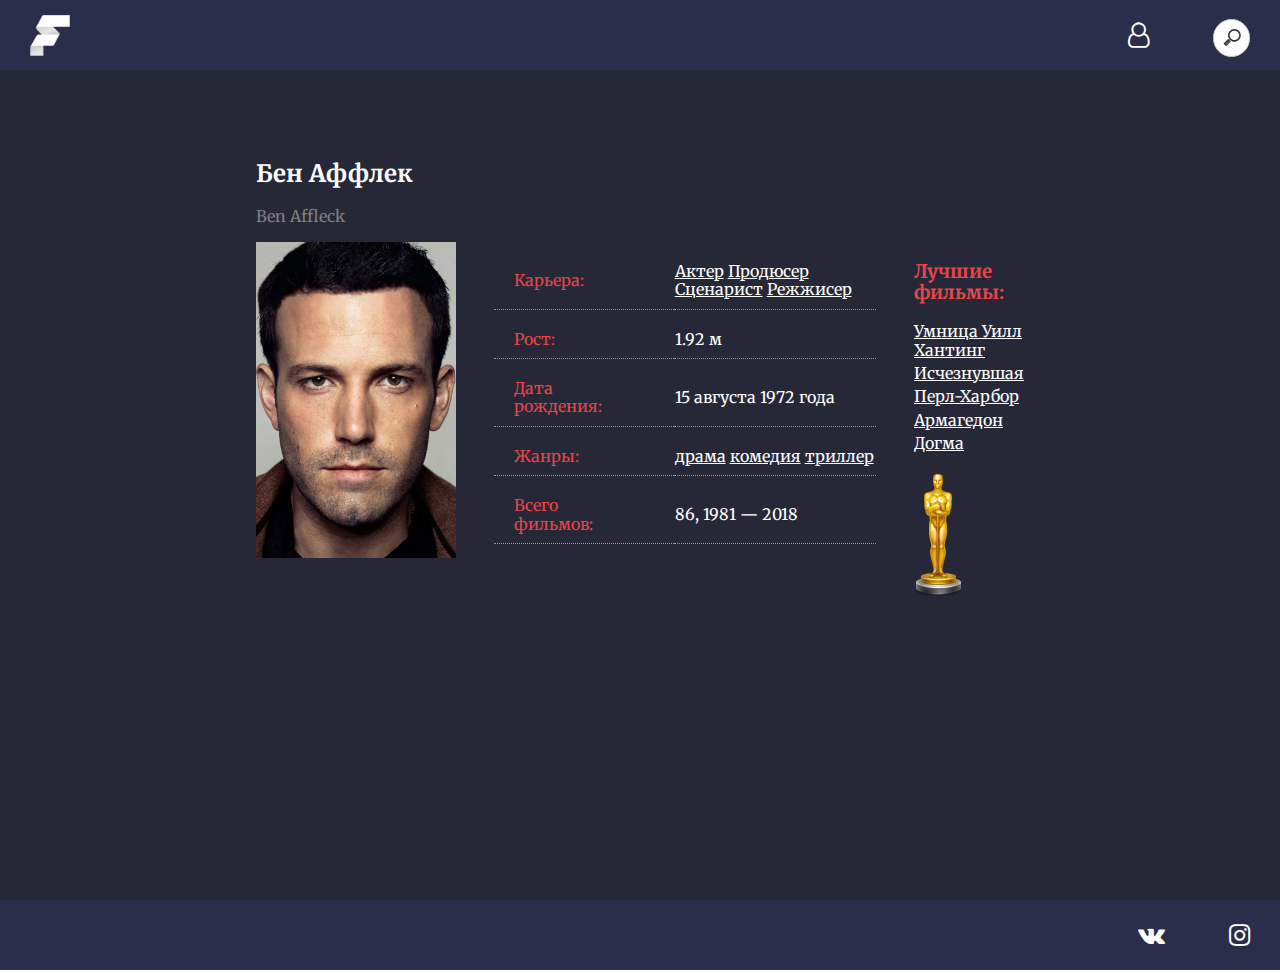
<file: actor.html>
<!DOCTYPE html>
<html lang="en">
<head>
    <meta charset="UTF-8">
    <title>Document</title>
    <link rel="stylesheet" href="css/styleactor.css">
    <link rel="stylesheet" href="css/normalize.css">
    <link rel="stylesheet" href="css/font-awesome.min.css">
    <link rel="stylesheet" href="css/search.css">
    <link href="https://fonts.googleapis.com/css?family=Merriweather" rel="stylesheet">
    <script src="js/mouseover.js"></script>
    <script src="js/triangelhidden.js"></script>
    <script src="js/redline.js"></script>
    <script src="js/nohide.js"></script>
</head>
<body>
    <div class="main">
        <div class="header">
            <div class="triangle-menu hidden" id = "triangle-menu"></div>
            <div class="menu hidden" id="menu">
                <ul>
                    <li><a href="index.html">Главная страница</a></li>
                    <li><a href="list.html">Список сериалов</a></li>
                    <li><a href="#">Личный кабинет</a></li>
                </ul>
            </div>
            <div class="headerleft">
                <div class="headerlogo">
                    <img src="img/logo.png" onclick="hiden()" alt="" id = "logo" onmouseover="reimg()" onmouseout="reimg2()">
                </div>
            </div>
            <div class="headerright" >
                <div class="headericon" onclick="nohide()">
                    <i class="fa fa-user-o" aria-hidden="true"></i>
                </div>
                <div class="searchicon">
                    <form id="demo-b">
                        <input type="search" placeholder="Искать">
                    </form>
                </div>
            </div>
        </div>


        <div class="content">
            <div class="overlay hidden" id = "modal">
                <div class="modal">
                    <div class="modal-content">
                        <button class="modal-btn">Войти</button>
                        <button class="modal-btn">Регистрация</button>
                        <div class="login">
                            <h3>Email</h3>
                            <input type="text" class ="login-input">
                            <h3>Пароль</h3>
                            <input type="password" class ="login-input">
                            <div class="col">
                                <a href="">Забыли пароль?</a>
                            </div>
                            <div class="col">
                                <button class="btn-sign">
                                    Войти
                                </button>
                            </div>
                        </div>
                    </div>
                </div>
            </div>

            <div class="c-name">
                <h2>Бен Аффлек</h2>
                <p>Ben Affleck</p>
            </div>

            <div class="c-line">
                <div class="c-photo">
                    <img src="img/afflek.jpg" alt="">
                </div>
                <div class="c-info">
                    <table class="t-info">
                        <tr>
                            <td> Карьера:</td>
                            <td>
                                <a href="#">Актер</a>
                                <a href="#"> Продюсер</a>
                                <a href="#"> Сценарист</a>
                                <a href="#"> Режжисер</a>
                            </td>
                        </tr>
                        <tr>
                            <td>Рост:</td>
                            <td>
                                <p>1.92 м</p>
                            </td>
                        </tr>
                        <tr>
                            <td>Дата рождения:</td>
                            <td>
                                <p>15 августа 1972 года</p>
                            </td>
                        </tr>
                        <tr>
                            <td>Жанры:</td>
                            <td>
                                <a href="#">драма</a>
                                <a href="#"> комедия</a>
                                <a href="#"> триллер</a>
                            </td>
                        </tr>
                          <tr>
                            <td>Всего фильмов:</td>
                            <td>
                                <p>86, 1981 — 2018</p>
                            </td>
                        </tr>
                    </table>
                </div>
                <div class="c-best">
                    <div class="ul-cardinats">
                        <h3>Лучшие фильмы:</h3>
                        <ul>
                            <li><a href="#">Умница Уилл Хантинг</a></li>
                            <li><a href="#">Исчезнувшая</a></li>
                            <li><a href="#">Перл-Харбор</a></li>
                            <li><a href="#">Армагедон</a></li>
                            <li><a href="#">Догма</a></li>
                        </ul>
                    </div>
                    <div class="oskar-cardinats">
                        <div class="oskar-img" onclick="oskarhiden()">
                            <img src="img/oscar.png" alt=""> 
                            <div class="triangle-oskar hidden" id = "triangle-oskar">
                            </div>
                        </div>
                        <div class="oskar hidden" id = "oskar">
                            <h2>Оскар</h2>
                            <p><a href="#">2013</a>«Операция «Арго»</p>
                            <p><a href="#">1998</a>«Умница Уилл Хантинг»</p>
                        </div>
                    </div>
                </div>
            </div>




            

                
        </div>


         <div class="footer">
            <div class="footerleft">
            </div>
            <div class="footerright">
                <div class="footericon">
                    <a href="https://vk.com/datguyvladik" target="_blank"><i class="fa fa-vk" aria-hidden="true"></i></a>
                </div>
                <div class="footericon">
                    <a href="https://www.instagram.com/vlad.erm/" target="_blank"><i class="fa fa-instagram" aria-hidden="true"></i></a>
                </div>
            </div>
        </div>
    </div>
</body>
</html>
</file>
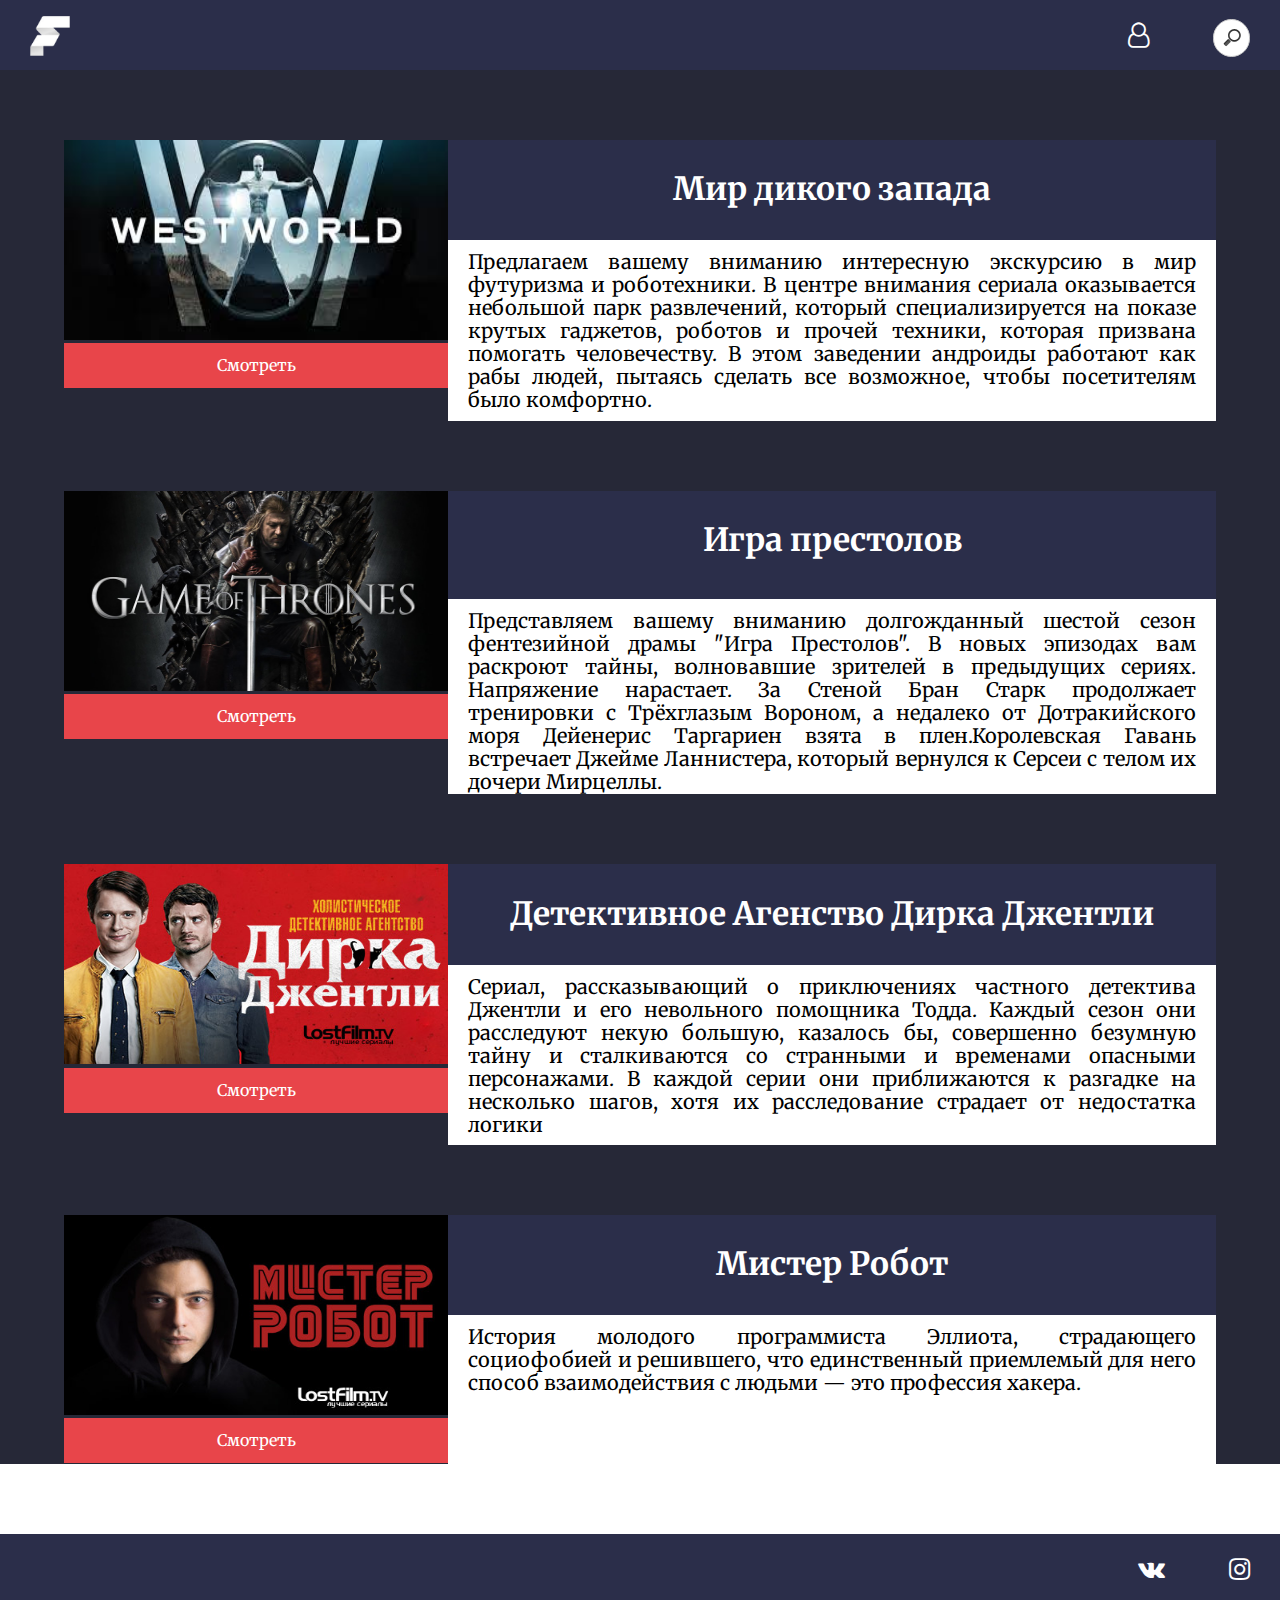
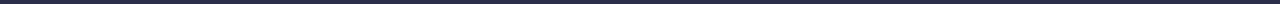
<file: list.html>
<!DOCTYPE html>
<html lang="en">
<head>
    <meta charset="UTF-8">
    <title>Document</title>
    <link rel="stylesheet" href="css/stylelist.css">
    <link rel="stylesheet" href="css/normalize.css">
    <link rel="stylesheet" href="css/font-awesome.min.css">
    <link rel="stylesheet" href="css/search.css">
    <link href="https://fonts.googleapis.com/css?family=Merriweather" rel="stylesheet">
    <script src="js/mouseover.js"></script>
    <script src="js/triangelhidden.js"></script>
    <script src="js/redline.js"></script>
    <script src="js/nohide.js"></script>
    <script src="js/showmore.js"></script>
</head>
<body>
    <div class="main">
        <div class="header">
             <div class="triangle-menu hidden" id = "triangle-menu"></div>
            <div class="menu hidden" id="menu">
                <ul>
                    <li><a href="index.html">Главная страница</a></li>
                    <li><a href="list.html">Список сериалов</a></li>
                    <li><a href="profile.html">Личный кабинет</a></li>
                </ul>
            </div>
            <div class="headerleft">
                <div class="headerlogo">
                    <img src="img/logo.png" onclick="hiden()" alt="" id = "logo" onmouseover="reimg()" onmouseout="reimg2()">
                </div>
            </div>
            <div class="headerright" >
                <div class="headericon" onclick="nohide()">
                    <i class="fa fa-user-o" aria-hidden="true"></i>
                </div>
                <div class="searchicon">
                    <form id="demo-b">
                        <input type="search" placeholder="Искать">
                    </form>
                </div>
            </div>
        </div>


        <div class="content">
            <div class="overlay hidden" id = "modal">
                <div class="modal">
                    <div class="modal-content">
                        <button class="modal-btn">Войти</button>
                        <button class="modal-btn">Регистрация</button>
                        <div class="login">
                            <h3>Email</h3>
                            <input type="text" class ="login-input">
                            <h3>Пароль</h3>
                            <input type="password" class ="login-input">
                            <div class="col">
                                <a href="">Забыли пароль?</a>
                            </div>
                            <div class="col">
                                <button class="btn-sign">
                                    Войти
                                </button>
                            </div>
                        </div>
                    </div>
                </div>
            </div>


            <div class="c-line">
                <div class="c-banner">
                    <img src="img/1.jpg" alt="">
                    <button class="btn"><a>Смотреть</a></button>
                </div>
                <div class="c-about">
                    <div class="c-name">
                        <h1>Мир дикого запада</h1>
                    </div>
                    <div class="c-description" onmouseover="showmore()" onmouseout="showless()">
                        <p>
                            Предлагаем вашему вниманию интересную экскурсию в мир футуризма и роботехники. В центре внимания сериала оказывается небольшой парк развлечений, который специализируется на показе крутых гаджетов, роботов и прочей техники, которая призвана помогать человечеству. В этом заведении андроиды работают как рабы людей, пытаясь сделать все возможное, чтобы посетителям было комфортно.  
                        </p>
                        <div class="more-c-description" id = "more-c-description">
                            <p>
                                Однако однажды в их программе случается серьезный сбой, который делает из механических существ настоящих опасных убийц, способных навести хаос на всей планете. Что же теперь делать? Неужели начинается апокалипсис?
                            </p>
                        </div>
                    </div>
                </div>
            </div>

            <div class="c-line">
                <div class="c-banner">
                    <img src="img/4.jpg" alt="">
                    <button class="btn"><a>Смотреть</a></button>
                </div>
                <div class="c-about">
                        <div class="c-name">
                            <h1>Игра престолов</h1>
                        </div>
                        <div class="c-description">
                            <p>
                                Представляем вашему вниманию долгожданный шестой сезон фентезийной драмы "Игра Престолов". В новых эпизодах вам раскроют тайны, волновавшие зрителей в предыдущих сериях. Напряжение нарастает. За Стеной Бран Старк продолжает тренировки с Трёхглазым Вороном, а недалеко от Дотракийского моря Дейенерис Таргариен взята в плен.Королевская Гавань встречает Джейме Ланнистера, который вернулся к Серсеи с телом их дочери Мирцеллы.
                            </p>
                        </div>
                </div>
            </div>

                <div class="c-line">
                    <div class="c-banner">
                        <img src="img/3.jpeg" alt="">
                        <button class="btn"><a>Смотреть</a></button>
                    </div>
                    <div class="c-about">
                        <div class="c-name">
                            <h1>Детективное Агенство Дирка Джентли</h1>
                        </div>
                        <div class="c-description">
                            <p>
                                Сериал, рассказывающий о приключениях частного детектива Джентли и его невольного помощника Тодда. Каждый
                                сезон они расследуют некую большую, казалось бы, совершенно безумную тайну и сталкиваются со странными
                                и временами опасными персонажами. В каждой серии они приближаются к разгадке на несколько шагов, хотя
                                их расследование страдает от недостатка логики
                            </p>
                        </div>
                    </div>
                </div>


                 <div class="c-line">
                    <div class="c-banner">
                        <img src="img/2.jpeg" alt="">
                        <button class="btn"><a>Смотреть</a></button>
                    </div>
                    <div class="c-about">
                        <div class="c-name">
                            <h1>Мистер Робот</h1>
                        </div>
                        <div class="c-description">
                            <p>
                                История молодого программиста Эллиота, страдающего социофобией и решившего, что единственный приемлемый для
                                него способ взаимодействия с людьми — это профессия хакера.
                            </p>
                        </div>
                    </div>
                </div>
        


            </div>



            



           


            

                
        </div>


         <div class="footer">
            <div class="footerleft">
            </div>
            <div class="footerright">
                <div class="footericon">
                    <a href="https://vk.com/datguyvladik" target="_blank"><i class="fa fa-vk" aria-hidden="true"></i></a>
                </div>
                <div class="footericon">
                    <a href="https://www.instagram.com/vlad.erm/" target="_blank"><i class="fa fa-instagram" aria-hidden="true"></i></a>
                </div>
            </div>
        </div>
    </div>
</body>
</html>
</file>
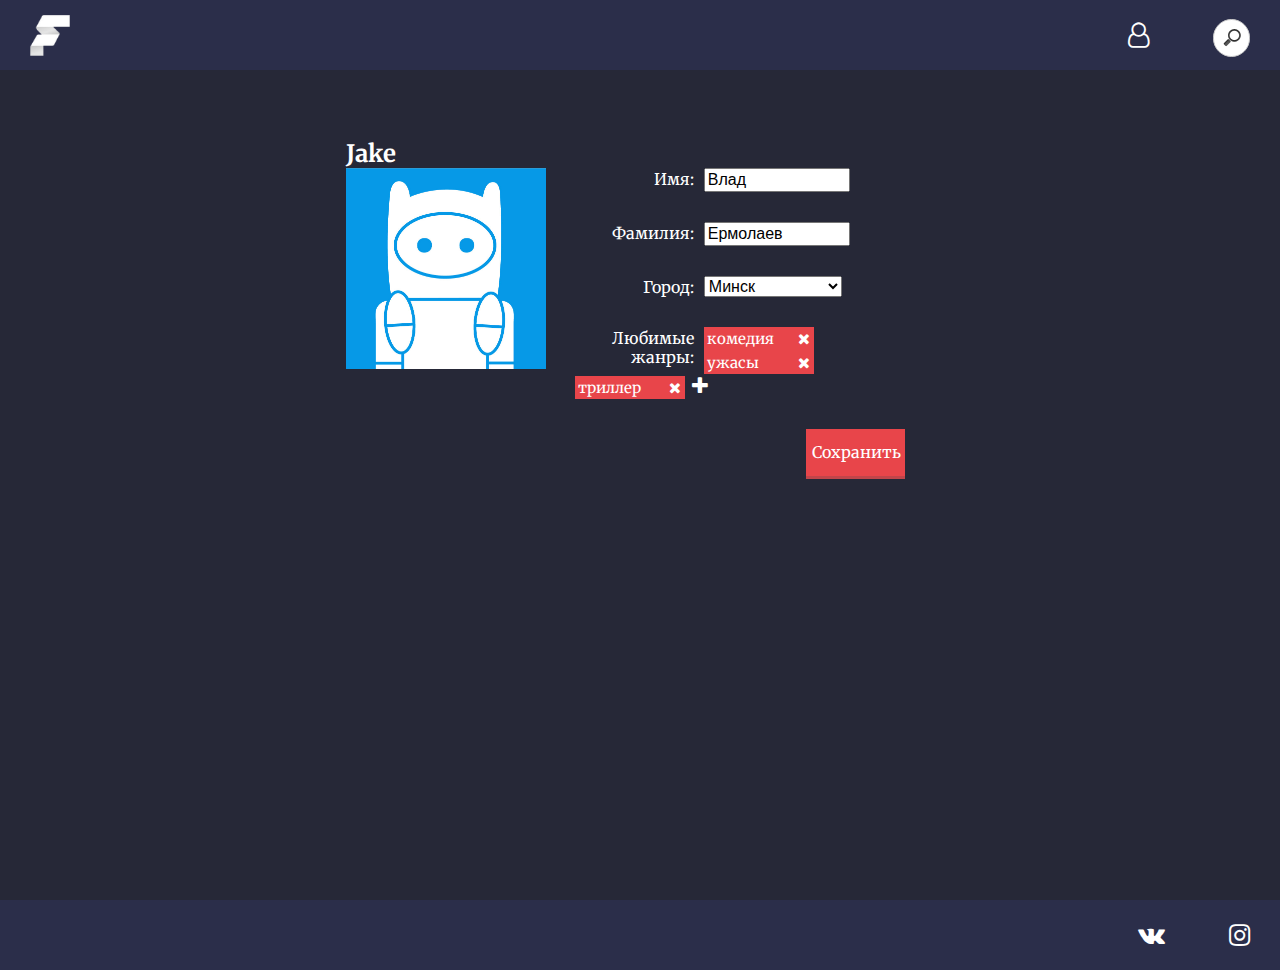
<file: profile.html>
<!DOCTYPE html>
<html lang="en">
<head>
    <meta charset="UTF-8">
    <title>Document</title>
    <link rel="stylesheet" href="css/styleprofile.css">
    <link rel="stylesheet" href="css/normalize.css">
    <link rel="stylesheet" href="css/font-awesome.min.css">
    <link rel="stylesheet" href="css/search.css">
    <link href="https://fonts.googleapis.com/css?family=Merriweather" rel="stylesheet">
    <script src="js/mouseover.js"></script>
    <script src="js/triangelhidden.js"></script>
    <script src="js/redline.js"></script>
    <script src="js/nohide.js"></script>
    <script src="js/filedialog.js"></script>
</head>
<body>
    <div class="main">
        <div class="header">
            <div class="triangle-menu hidden" id = "triangle-menu"></div>
            <div class="menu hidden" id="menu">
                <ul>
                    <li><a href="index.html">Главная страница</a></li>
                    <li><a href="list.html">Список сериалов</a></li>
                    <li><a href="#">Личный кабинет</a></li>
                </ul>
            </div>
            <div class="headerleft">
                <div class="headerlogo">
                    <img src="img/logo.png" onclick="hiden()" alt="" id = "logo" onmouseover="reimg()" onmouseout="reimg2()">
                </div>
            </div>
            <div class="headerright" >
                <div class="headericon" onclick="nohide()">
                    <i class="fa fa-user-o" aria-hidden="true"></i>
                </div>
                <div class="searchicon">
                    <form id="demo-b">
                        <input type="search" placeholder="Искать">
                    </form>
                </div>
            </div>
        </div>


        <div class="content">
            <div class="overlay hidden" id = "modal">
                <div class="modal">
                    <div class="modal-content">
                        <button class="modal-btn">Войти</button>
                        <button class="modal-btn">Регистрация</button>
                        <div class="login">
                            <h3>Email</h3>
                            <input type="text" class ="login-input">
                            <h3>Пароль</h3>
                            <input type="password" class ="login-input">
                            <div class="col">
                                <a href="">Забыли пароль?</a>
                            </div>
                            <div class="col">
                                <button class="btn-sign">
                                    Войти
                                </button>
                            </div>
                        </div>
                    </div>
                </div>
            </div>

            <div class="c-name" onmouseover="showchangename()" onmouseout="hidechangename()">
                <h2>Jake</h2>
                <div class="change-name">
                    <div class="i-changename" id = "change-name">
                        <sup>[изменить nickname]</sup>
                    </div>
                </div>
            </div>

            <div class="c-line">
                <div class="c-photo" onmouseover="showchangephoto()" onmouseout="hidechangephoto()">
                    <img src="img/av2.jpg" alt="">
                    <div class="change-photo" id="change-photo">
                        <i class="fa fa-camera" aria-hidden="true" onclick="openFileDialog('file')"><input type="file" id = "file"></i>
                    </div>
                </div>
                <div class="c-info">
                    <div class="c-row">
                        <div class="c-label">
                            Имя:
                        </div>
                        <div class="c-input">
                            <input type="text" value="Влад">
                        </div>
                    </div>

                    <div class="c-row">
                        <div class="c-label">
                            Фамилия:
                        </div>
                        <div class="c-input">
                            <input type="text" value="Ермолаев">
                        </div>
                    </div>

                    <div class="c-row">
                        <div class="c-label">
                            Город:
                        </div>
                        <div class="c-input">
                            <select name="" id="">
                                <option value="Минск">Минск</option>
                                <option value="Москва">Москва</option>
                                <option value="Санкт-Петербург">Санкт-Петербург</option>
                            </select>
                        </div>
                    </div>

                    <div class="c-row">
                        <div class="c-label">
                            Любимые жанры:
                        </div>
                        <div class="c-input">
                           <div class="genre">
                               <p>комедия</p>
                               <i class="fa fa-times" aria-hidden="true"></i>
                           </div>

                           <div class="genre">
                               <p>ужасы</p>
                               <i class="fa fa-times" aria-hidden="true"></i>
                           </div>
                           <div class="genre">
                               <p>триллер</p>
                               <i class="fa fa-times" aria-hidden="true"></i>
                           </div>
                           <div class="c-add">
                                <i class="fa fa-plus" aria-hidden="true"></i>
                           </div>
                        </div>
                    </div>

                    <div class="c-btn">
                        <button class="btn-content"><a href="">Сохранить</a></button>
                    </div>



                </div>
                    
            </div>




            

                
        </div>


         <div class="footer">
            <div class="footerleft">
            </div>
            <div class="footerright">
                <div class="footericon">
                    <a href="https://vk.com/datguyvladik" target="_blank"><i class="fa fa-vk" aria-hidden="true"></i></a>
                </div>
                <div class="footericon">
                    <a href="https://www.instagram.com/vlad.erm/" target="_blank"><i class="fa fa-instagram" aria-hidden="true"></i></a>
                </div>
            </div>
        </div>
    </div>
</body>
</html>
</file>
<file: css/styleactor.css>
.main{
    height: 100%;
    background-color: #262837;
}

*{
    font-family: 'Merriweather', serif;
}

.header{
    display: flex;
    width: 100%;
    background-color: #2b2e4a;
    height: 70px;
    line-height: 70px;
    position: relative;
    z-index: 4;
}

.headerlogo img:hover{
    cursor: pointer;
}

.searchicon{
    display: inline-block;
    padding: 0 30px;
}

.headericon{
    text-align: center;
    padding: 0 30px;
    color: white;
    font-size: 25px;
    display: inline-block;
    transition: 0.3s;
}

.headericon i{
    cursor: pointer;
}
.headerleft{
    flex: 1 1 ;
}

.headerright{
    flex: 2 1 ;
    text-align: right;
}

.headericon:hover{
    color:#e8454a;
}
.headerlogo img{
    width: 100%;
}

.headerlogo{
    width: 40px;
    height: 40px;
    padding: 15px 30px;
}
















.content{
    min-height: calc(100vh - 70px);
    background-color: #262837;
    width: 100%;
    
}




.triangle{
    position: absolute;
    bottom: 0px;
    border-bottom:20px solid #fff;
    border-left:20px solid transparent;
    border-right:20px solid transparent;
    margin-left: 20px;
}




.c-name{
    padding: 70px 0 0 0;
    margin: 0 20%;
}

.c-name h2{
    color: #fff;
}

.c-name p{
    color: grey;
}

.c-line{
    display: flex;
    margin: 0 20%;
}

.c-photo{
    flex: 1 1 200px;
    min-width: 200px;
    max-width: 200px;
}

.c-photo img{
    width: 100%;
}

.c-info{
    margin: 0 5%;
}
.t-info{
    border-collapse: collapse;
}

.t-info p {
    padding: 0;
    margin: 0;
    color: #fff;
}

.t-info tr{
    border-bottom: 1px dotted #999;
}

.t-info td{
    padding-bottom: 10px;
    padding-top: 20px;
}

.t-info td:first-child{
    color: #e8454a;
    padding-left: 20px;
    padding-right: 50px;
}


.t-info a {
    text-decoration: underline;
}

.t-info a:hover{
    color:#e8454a
}

.c-best{
    flex: 1 1;
    position: relative;
}

.c-best ul{
    list-style: none;
    padding: 0;
}

.c-best ul li{
    padding-bottom: 5px;
}

.c-best h3{
    color: #e8454a;
}

.c-best ul li a{
    text-decoration: underline;
}

.oskar{
    border: 1px solid #fff;
    color: #000;
    width: 350px;
    background-color: #fff
}

.oskar h2{
    color: #e8454a;
    padding: 15px;
    margin: 0;
}

.oskar a{
    padding-left: 15px;
    padding-right: 30px;
    text-decoration: underline;
    color: #000;
}

.oskar-img{
    position: relative;
    cursor: pointer;
}
.triangle-oskar{
    position: absolute;
    bottom: 0px;
    border-bottom:10px solid #fff;
    border-left:10px solid transparent;
    border-right:10px solid transparent;
    margin-left: 14px;
}


























.footer{
    display: flex;
    width: 100%;
    background-color: #2b2e4a;
    height: 70px;
    line-height: 70px;
    position: relative;
    z-index: 4;
}

.footerleft{
    flex: 2 1 ;
}

.footerright{
    flex: 1 2 ;
    text-align: right;
}

.footericon{
    text-align: center;
    padding: 0 30px;
    color: white;
    font-size: 25px;
    display: inline-block;
    transition: 0.3s;
}
.footericon:hover{
    color:#e8454a;
}

a{
    text-decoration: none;
    color: white;
    transition: 0.3s;
}

.footericon a:hover{
    color:#e8454a;
}

.triangle-menu{
    border-bottom: 20px solid #fff;
    border-left: 20px solid transparent;
    border-right: 20px solid transparent;
    position: absolute;
    top:50px;
    left: 16px;
    transition: 0.3s;
}

.menu{
    position: absolute;
    background-color: #fff;
    padding: 10px 30px;
    top:70px;
    transition: 0.3s;
    
}
.menu ul{
    list-style: none;
    margin: 0;
    padding: 0;
}
.menu li{
    margin: 10px 0;
}

.menu li a{
    color:black; 
    font-family: 'Merriweather', serif;
    transition: 0.3s;
}

.menu li a:hover{
    color:#e8454a;
    text-decoration: underline;
}



.overlay {
    position: fixed;
    top: 0;
    left: 0;
    background: rgba(0, 0, 0, 0.65);
    display: block;
    width: 100%;
    height: 100%;
    overflow: auto;
    z-index: 3;
}

.modal { 
    position: absolute; 
    top:50%; 
    left: 50%; 
    display: inline-block; 
    background: #fff; 
    color:#2b2e4a ; 
    text-align: left; 
    width: 500px;
    height: 425px;
    margin-left: -250px;
    margin-top: -212.5px; 
    z-index: 3;
}

.modal-btn{
    background-color: #bbb;
    border: none;
    width: 50%;
    float: left;
    height: 60px;
    color: #fff;
    cursor: pointer;
}

.login h3{
    margin: 0;
    padding: 20px;
    clear: both;
}

.login-input{
    height: 30px;
    color: #bbb;
    width: 80%;
    transition: 0.3;
    border: none;
    border-bottom: 3px solid #e8454a;
    padding: 5px 10px 15px 10px;
    margin-bottom: 30px;
    margin-left: 8%;
    outline: none;
    font-size: 30px;
}

.col{
    width: 50%;
    float:left;
    text-align: center;
    line-height: 50px;
}

.btn-sign{
    height: 50px;
    background-color: #e8454a;
    width: 90%;
    border: none;
    color: #fff;
    cursor: pointer;
    outline: none;
    border-bottom: 3px solid #c1454a;
}

.modal a{
    text-decoration: none;
    color: #e8454a;
}

.btn-sign:active{
    border-bottom: none;
    margin-top: 3px;
}

.btn-sign:hover{
    outline: none;
    color: #2b2e4a;
}

.modal-content .modal-btn:nth-child(1){
    background-color: #fff;
    color:#c1454a;
}

.hidden{
    display: none;
}

.content{
    position: relative;
    z-index: 3;
}

@media(min-width:0) and (max-width:1024px){
    .c-line{
        flex-direction: column;
        margin-bottom: 70px;
    }

    .c-name{
        text-align: center;
    }
    
    .c-photo{
        margin: auto;
    }

    .c-best{
        margin-left: 20px;
    }

    .ul-cardinats{
        float: left;
    }

    .oskar-cardinats{
        float: right;
        margin-top:60px;
    }

}
</file>
<file: css/search.css>
/* Сброс стилей для поля ввода в браузерах webkit */
input {
    outline: none;
}
input[type=search] {
    -webkit-appearance: textfield;
    -webkit-box-sizing: content-box;
    font-family: inherit;
    font-size: 100%;
}
input::-webkit-search-decoration,
input::-webkit-search-cancel-button {
    display: none; /* Удаляем иконку поиска и сброса */
}

/* Поле ввода строки поиска */
input[type=search] {
    background: #fff url(../img/search-icon.png) no-repeat 9px center;
    border: solid 1px #ccc;
    padding: 9px 10px 9px 32px;
    width: 55px;
    
    -webkit-border-radius: 10em;
    -moz-border-radius: 10em;
    border-radius: 10em;
    
    -webkit-transition: all .5s;
    -moz-transition: all .5s;
    transition: all .5s;
}
input[type=search]:focus {
    width: 130px;
    background-color: #fff;
    border-color: #6dcff6;
    
    -webkit-box-shadow: 0 0 5px rgba(109,207,246,.5);
    -moz-box-shadow: 0 0 5px rgba(109,207,246,.5);
    box-shadow: 0 0 5px rgba(109,207,246,.5);
}

/* Заполнитель */
input:-moz-placeholder {
    color: #999;
}
input::-webkit-input-placeholder {
    color: #999;
}

/* Демо B */
#demo-b input[type=search] {
    width: 15px;
    padding-left: 10px;
    color: transparent;
    cursor: pointer;

}
#demo-b input[type=search]:hover {
    background-color: #fff;
}
#demo-b input[type=search]:focus {
    width: 100px;
    padding-left: 32px;
    color: #000;
    background-color: #fff;
    cursor: auto;
}
#demo-b{
    text-align: right;
}
#demo-b input:-moz-placeholder {
    color: transparent;
}
#demo-b input::-webkit-input-placeholder {
    color: transparent;
}
</file>
<file: css/stylelist.css>
.main{
    height: 100%;
    background-color: #262837;
}

*{
    font-family: 'Merriweather', serif;
}

.header{
    display: flex;
    width: 100%;
    background-color: #2b2e4a;
    height: 70px;
    line-height: 70px;
    position: relative;
    z-index: 4;
}

.headerlogo img:hover{
    cursor: pointer;
}

.searchicon{
    display: inline-block;
    padding: 0 30px;
}

.headericon{
    text-align: center;
    padding: 0 30px;
    color: white;
    font-size: 25px;
    display: inline-block;
    transition: 0.3s;
}

.headericon i{
    cursor: pointer;
}
.headerleft{
    flex: 1 1 ;
}

.headerright{
    flex: 2 1 ;
    text-align: right;
}

.headericon:hover{
    color:#e8454a;
}
.headerlogo img{
    width: 100%;
    height: 100%;
}

.headerlogo{
    width: 40px;
    height: 40px;
    padding: 15px 30px;
}
















.content{
    min-height: calc(100vh - 70px);
    background-color: #262837;
    width: 100%;
    
}


.c-line{
    display: flex;
    width: 90%;
    height: 90%;
    margin: auto;
    margin-top: 70px;
    margin-bottom: 70px;
    color: #000;
}

.c-banner{
    flex: 1 2;
    height: 200px;
    padding-bottom: 45px;
  
}

.c-banner img{
    width: 100%;
    height: 100%;

}
.c-about{
    flex: 2 1;
    text-align: center;
    display: flex;
    flex-direction: column;
    background-color: #fff;
}

.c-name{
    background-color: #2b2e4a;
    flex: 1 2;
    padding: 10px 0;
    color: #fff;
}

.c-description{
    padding: 10px 0;
    flex: 2 2;
    min-height: 129px
}


.c-description p{
    text-align: justify;
    padding: 0 20px;
    margin: 0;
    font-size: 20px;
}


.more-c-description{
    display: none;
}



.more-c-description p{
    text-align: justify;
    padding: 0 20px;
    margin: 0;
}

.btn{
    width: 100%;
    outline: none;
    background-color:#e8454a;
    text-align: center;
    color: #FFF;
    border: none;
    height: 45px;
}



.triangle{
    position: absolute;
    bottom: 0px;
    border-bottom:20px solid #fff;
    border-left:20px solid transparent;
    border-right:20px solid transparent;
    margin-left: 20px;
}


.content button.btn:active{
    border-bottom: none;
    margin-top: 3px;
}

.content button.btn a:hover{
    outline: none;
    color: #2b2e4a;
}























.footer{
    display: flex;
    width: 100%;
    background-color: #2b2e4a;
    height: 70px;
    line-height: 70px;
    position: relative;
    z-index: 4;
}

.footerleft{
    flex: 2 1 ;
}

.footerright{
    flex: 1 2 ;
    text-align: right;
}

.footericon{
    text-align: center;
    padding: 0 30px;
    color: white;
    font-size: 25px;
    display: inline-block;
    transition: 0.3s;
}
.footericon:hover{
    color:#e8454a;
}

a{
    text-decoration: none;
    color: white;
    transition: 0.3s;
}

.footericon a:hover{
    color:#e8454a;
}

.triangle-menu{
    border-bottom: 20px solid #fff;
    border-left: 20px solid transparent;
    border-right: 20px solid transparent;
    position: absolute;
    top:50px;
    left: 16px;
    transition: 0.3s;
}

.menu{
    position: absolute;
    background-color: #fff;
    padding: 10px 30px;
    top:70px;
    transition: 0.3s;
    
}
.menu ul{
    list-style: none;
    margin: 0;
    padding: 0;
}
.menu li{
    margin: 10px 0;
}

.menu li a{
    color:black; 
    transition: 0.3s;
}

.menu li a:hover{
    color:#e8454a;
    text-decoration: underline;
}



.overlay {
    position: fixed;
    top: 0;
    left: 0;
    background: rgba(0, 0, 0, 0.65);
    display: block;
    width: 100%;
    height: 100%;
    overflow: auto;
    z-index: 3;
}

.modal { 
    position: absolute; 
    top:50%; 
    left: 50%; 
    display: inline-block; 
    background: #fff; 
    color:#2b2e4a ; 
    text-align: left; 
    width: 500px;
    height: 425px;
    margin-left: -250px;
    margin-top: -212.5px; 
    z-index: 3;
}

.modal-btn{
    background-color: #bbb;
    border: none;
    width: 50%;
    float: left;
    height: 60px;
    color: #fff;
    cursor: pointer;
}

.login h3{
    margin: 0;
    padding: 20px;
    clear: both;
}

.login-input{
    height: 30px;
    color: #bbb;
    width: 80%;
    transition: 0.3;
    border: none;
    border-bottom: 3px solid #e8454a;
    padding: 5px 10px 15px 10px;
    margin-bottom: 30px;
    margin-left: 8%;
    outline: none;
    font-size: 30px;
}

.col{
    width: 50%;
    float:left;
    text-align: center;
    line-height: 50px;
}

.btn-sign{
    height: 50px;
    background-color: #e8454a;
    width: 90%;
    border: none;
    color: #fff;
    cursor: pointer;
    outline: none;
    border-bottom: 3px solid #c1454a;
}

.modal a{
    text-decoration: none;
    color: #e8454a;
}

.btn-sign:active{
    border-bottom: none;
    margin-top: 3px;
}

.btn-sign:hover{
    outline: none;
    color: #2b2e4a;
}

.modal-content .modal-btn:nth-child(1){
    background-color: #fff;
    color:#c1454a;
}

.hidden{
    display: none;
}

.content{
    position: relative;
    z-index: 3;
}

@media(min-width:0) and (max-width:1024px){
    .c-line{
        flex-direction: column;
    }

    .c-banner{
        order: 2;
    }
}
</file>
<file: css/styleprofile.css>
.main{
    height: 100%;
    background-color: #262837;
    cursor: default;
}

*{
    font-family: 'Merriweather', serif;
}

.header{
    display: flex;
    width: 100%;
    background-color: #2b2e4a;
    height: 70px;
    line-height: 70px;
    position: relative;
    z-index: 4;
}

.headerlogo img:hover{
    cursor: pointer;
}

.searchicon{
    display: inline-block;
    padding: 0 30px;
}

.headericon{
    text-align: center;
    padding: 0 30px;
    color: white;
    font-size: 25px;
    display: inline-block;
    transition: 0.3s;
}

.headericon i{
    cursor: pointer;
}
.headerleft{
    flex: 1 1 ;
}

.headerright{
    flex: 2 1 ;
    text-align: right;
}

.headericon:hover{
    color:#e8454a;
}
.headerlogo img{
    width: 100%;
}

.headerlogo{
    width: 40px;
    height: 40px;
    padding: 15px 30px;
}
















.content{
    min-height: calc(100vh - 70px);
    background-color: #262837;
    width: 100%;
    
}




.triangle{
    position: absolute;
    bottom: 0px;
    border-bottom:20px solid #fff;
    border-left:20px solid transparent;
    border-right:20px solid transparent;
    margin-left: 20px;
}




.c-name{
    padding: 70px 0 0 0;
    margin: 0 27%;
}

.c-name h2{
    color: #fff;
    cursor: default;
    display: inline;
}

.c-name p{
    color: grey;
}


.c-line{
    display: flex;
    margin: 0 27%;
}

.c-photo{
    flex: 1 1 200px;
    min-width: 200px;
    max-width: 200px;
    max-height: 201px;
    position: relative;
}

.change-photo{
    position: absolute;
    bottom: 10px;
    font-size: 30px;
    left: 84px;
    display: none;
}


.change-name{
    font-size: 15px;
    display: inline-block;
    cursor: pointer;
    color: #fff;
}


.i-changename{
    display: none;
}
.i-changename sup{
    top:-1.5em;

}

.change-name:hover{
    color: #e8454a;
}

.change-photo i{
    cursor: pointer;
}

.change-photo i:hover{
    color: #e8454a;
}

.change-photo input{
    display: none;
}

.c-row:not(:first-child){
    margin: 30px 0;
}

.c-label{
    float: left;
    padding: 2px 10px 0 0;
    color: #fff;
    width: 36%;
    text-align: right;
}

.c-input input{
    width: 42%;    
}

.c-input select{
    width: 42%;
}

.c-photo img{
    width: 100%;
}


.c-add{
    display: inline;
    font-size: 20px;
    color: #fff;
    padding: 3px;
    cursor: pointer;
    transition: 0.3s;
}

.c-add:hover{
    color: #e8454a;
}
.c-info{
    margin: 0 5%;
    flex: 1 1;
}

.genre{
    display: inline-block;
    font-size: 15px;
    color: #fff;
    background-color: #e8454a;
    width: 110px;
}

.genre p {
    margin: 0;
    padding: 3px;
    display: inline-block;
}

.genre i {
    float: right;
    padding: 4px;
    cursor: pointer;
    transition: 0.3s;
}

.genre i:hover{
    color: #262837;
}






























.footer{
    display: flex;
    width: 100%;
    background-color: #2b2e4a;
    height: 70px;
    line-height: 70px;
    position: relative;
    z-index: 4;
}

.footerleft{
    flex: 2 1 ;
}

.footerright{
    flex: 1 2 ;
    text-align: right;
}

.footericon{
    text-align: center;
    padding: 0 30px;
    color: white;
    font-size: 25px;
    display: inline-block;
    transition: 0.3s;
}
.footericon:hover{
    color:#e8454a;
}

a{
    text-decoration: none;
    color: white;
    transition: 0.3s;
}

.footericon a:hover{
    color:#e8454a;
}

.triangle-menu{
    border-bottom: 20px solid #fff;
    border-left: 20px solid transparent;
    border-right: 20px solid transparent;
    position: absolute;
    top:50px;
    left: 16px;
    transition: 0.3s;
}

.menu{
    position: absolute;
    background-color: #fff;
    padding: 10px 30px;
    top:70px;
    transition: 0.3s;
    
}
.menu ul{
    list-style: none;
    margin: 0;
    padding: 0;
}
.menu li{
    margin: 10px 0;
}

.menu li a{
    color:black; 
    font-family: 'Merriweather', serif;
    transition: 0.3s;
}

.menu li a:hover{
    color:#e8454a;
    text-decoration: underline;
}



.overlay {
    position: fixed;
    top: 0;
    left: 0;
    background: rgba(0, 0, 0, 0.65);
    display: block;
    width: 100%;
    height: 100%;
    overflow: auto;
    z-index: 3;
}

.modal { 
    position: absolute; 
    top:50%; 
    left: 50%; 
    display: inline-block; 
    background: #fff; 
    color:#2b2e4a ; 
    text-align: left; 
    width: 500px;
    height: 425px;
    margin-left: -250px;
    margin-top: -212.5px; 
    z-index: 3;
}

.modal-btn{
    background-color: #bbb;
    border: none;
    width: 50%;
    float: left;
    height: 60px;
    color: #fff;
    cursor: pointer;
}

.login h3{
    margin: 0;
    padding: 20px;
    clear: both;
}

.login-input{
    height: 30px;
    color: #bbb;
    width: 80%;
    transition: 0.3;
    border: none;
    border-bottom: 3px solid #e8454a;
    padding: 5px 10px 15px 10px;
    margin-bottom: 30px;
    margin-left: 8%;
    outline: none;
    font-size: 30px;
}

.col{
    width: 50%;
    float:left;
    text-align: center;
    line-height: 50px;
}

.btn-sign{
    height: 50px;
    background-color: #e8454a;
    width: 90%;
    border: none;
    color: #fff;
    cursor: pointer;
    outline: none;
    border-bottom: 3px solid #c1454a;
}

.modal a{
    text-decoration: none;
    color: #e8454a;
}

.btn-sign:active{
    border-bottom: none;
    margin-top: 3px;
}

.btn-sign:hover{
    outline: none;
    color: #2b2e4a;
}

.modal-content .modal-btn:nth-child(1){
    background-color: #fff;
    color:#c1454a;
}

.hidden{
    display: none;
}

.content{
    position: relative;
    z-index: 3;
}


.btn-content{
    height: 50px;
    background-color: #e8454a;
    width: 30%;
    float: right;
    border: none;
    color: #fff;
    cursor: pointer;
    outline: none;
    border-bottom: 3px solid #c1454a;
}

.btn-content:active{
    border-bottom: none;
    margin-top: 3px;
}

.btn-content:hover{
    outline: none;
    color: #2b2e4a;
}
@media(min-width:0) and (max-width:1024px){

    .c-line{
        flex-direction: column;
    }

    .c-photo{
        margin: auto;
        padding-bottom: 30px;
    }
    .c-name{
        margin-left: 39%;
        padding-bottom: 15px;
    }

    .btn-content{
        width: 150px;
    }
    
}
</file>
